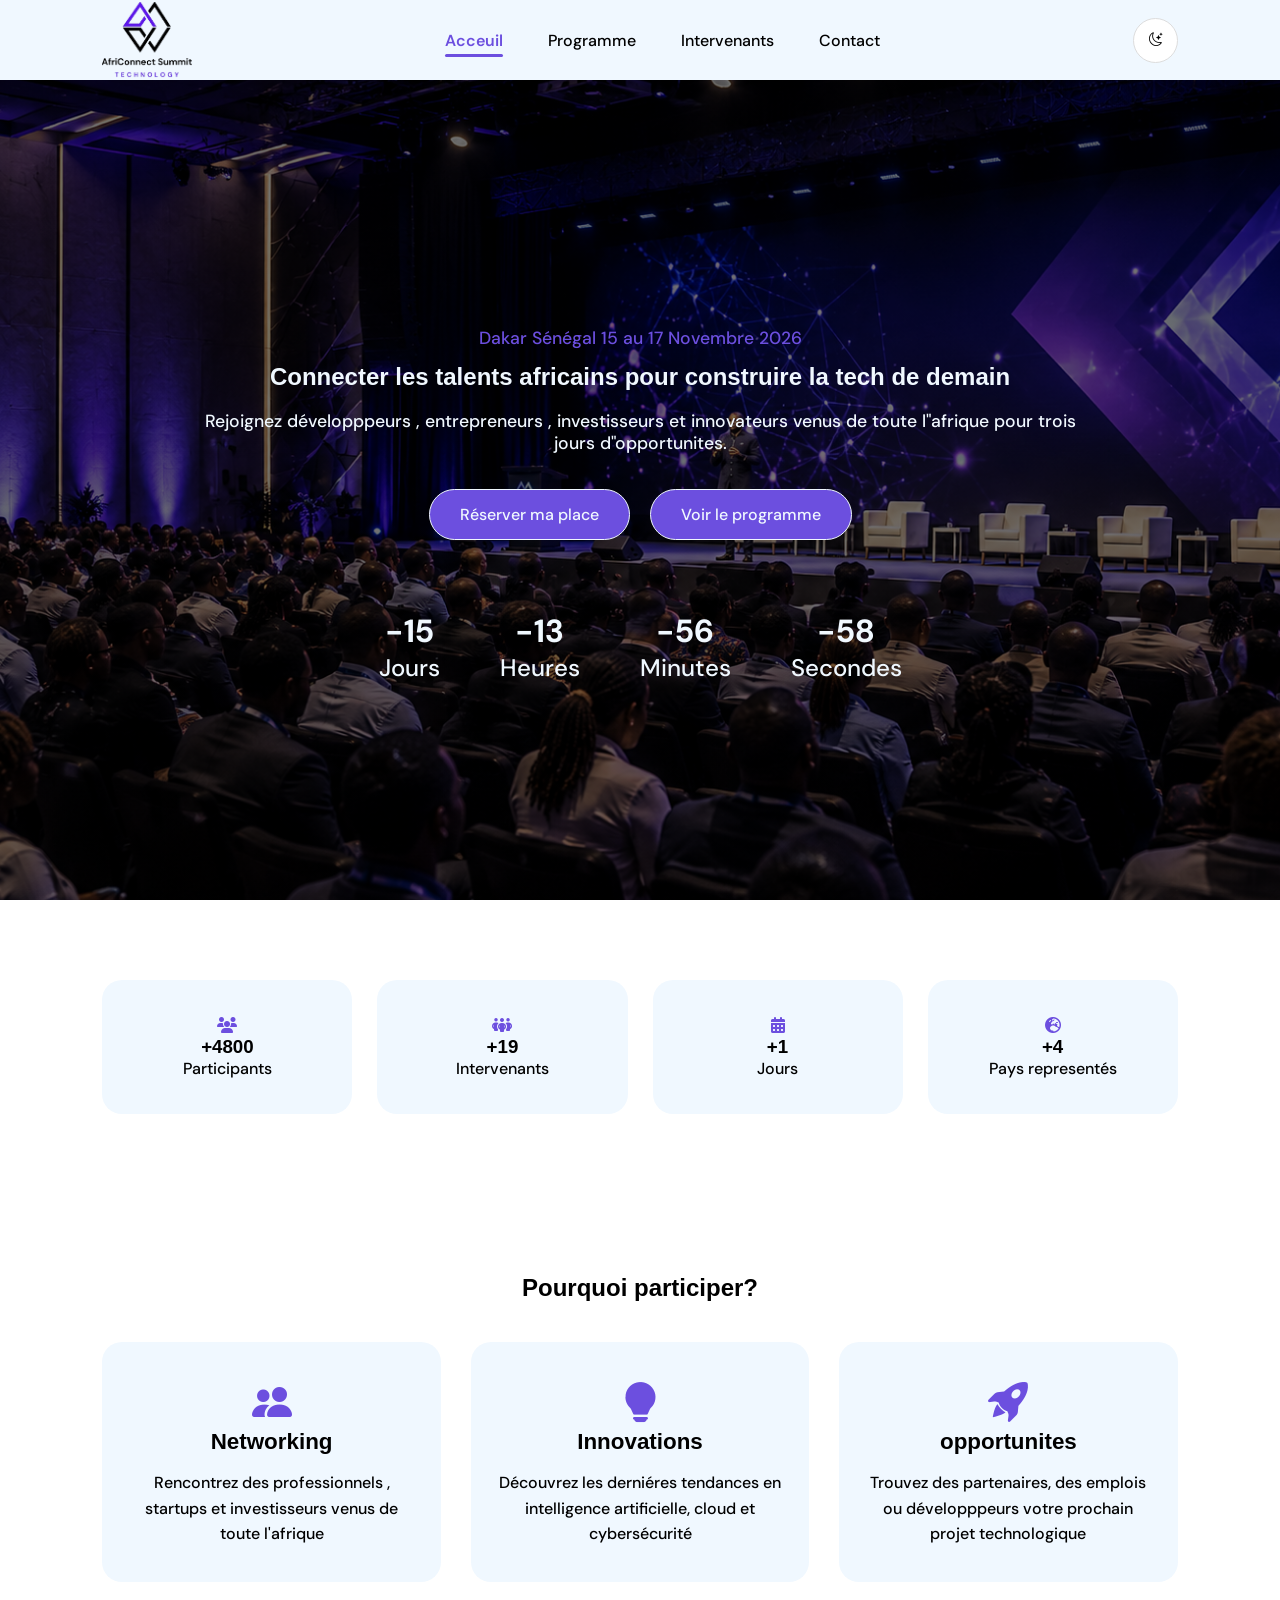
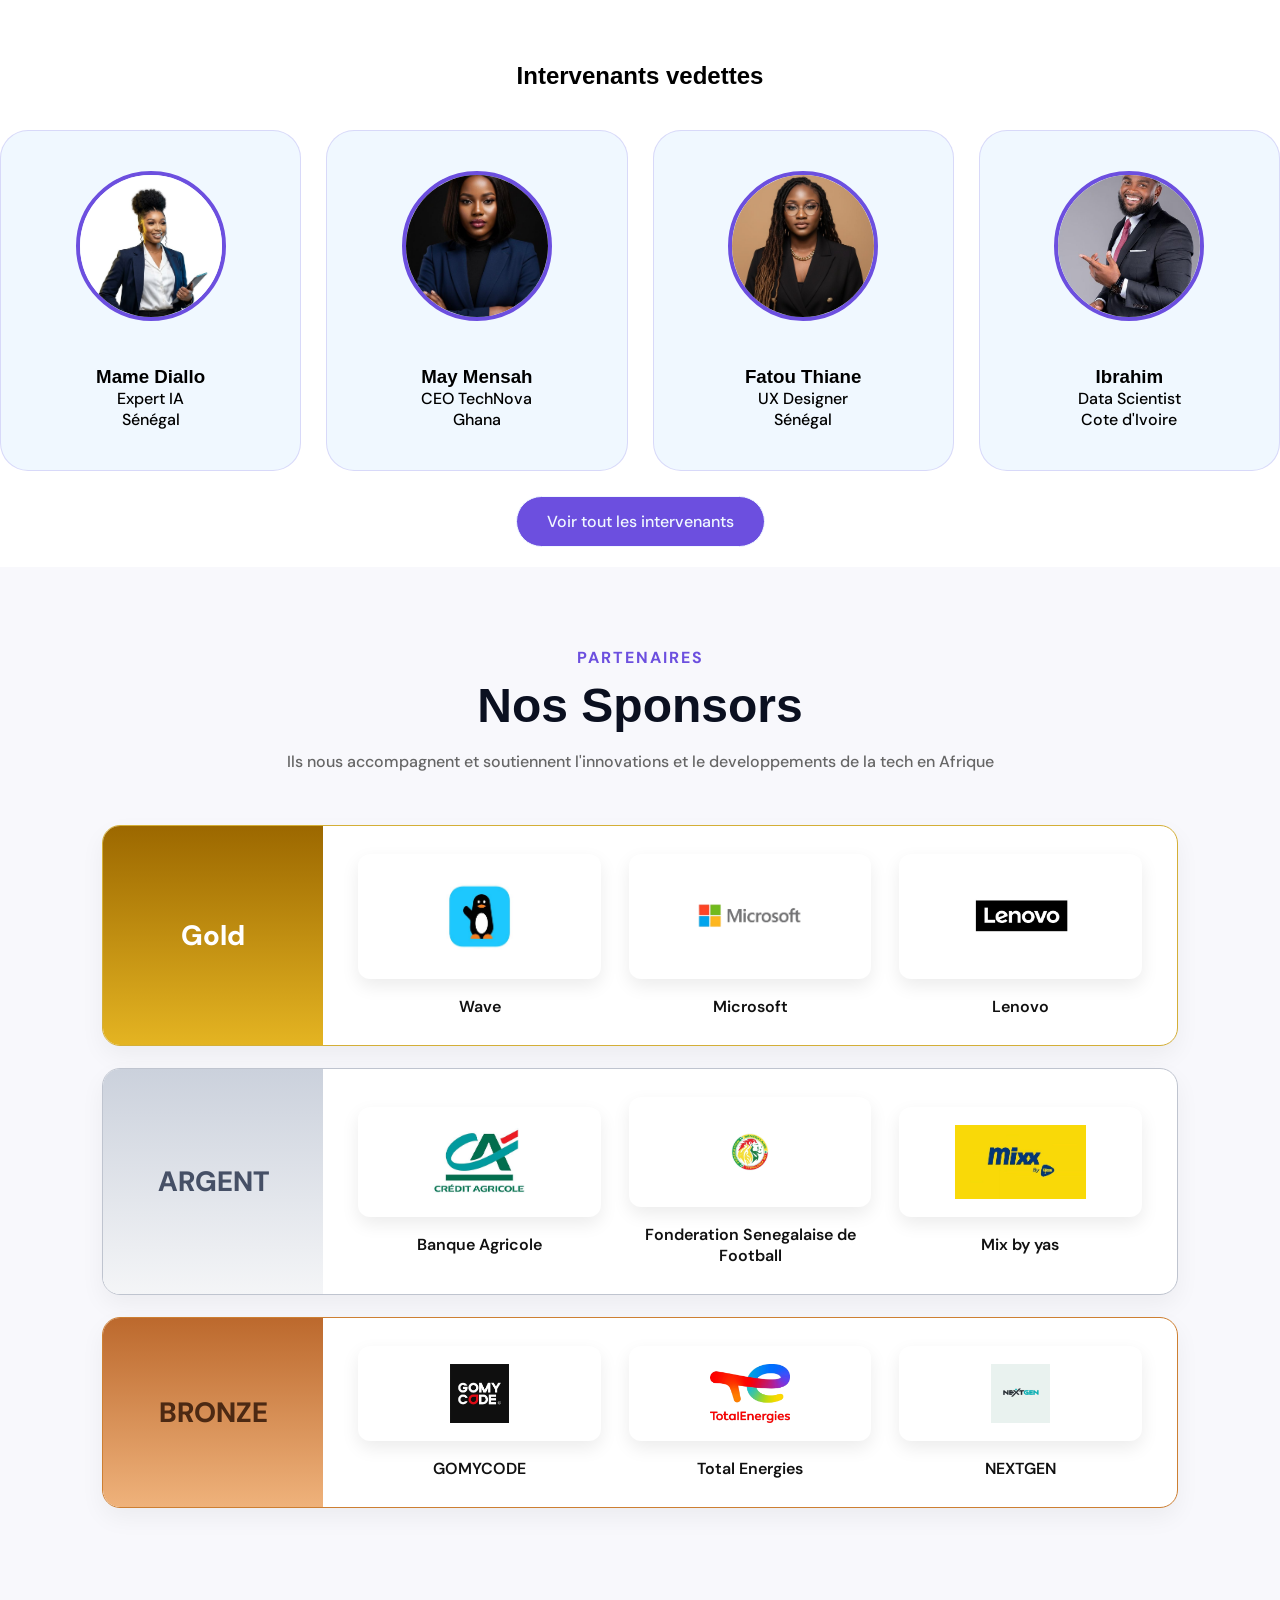
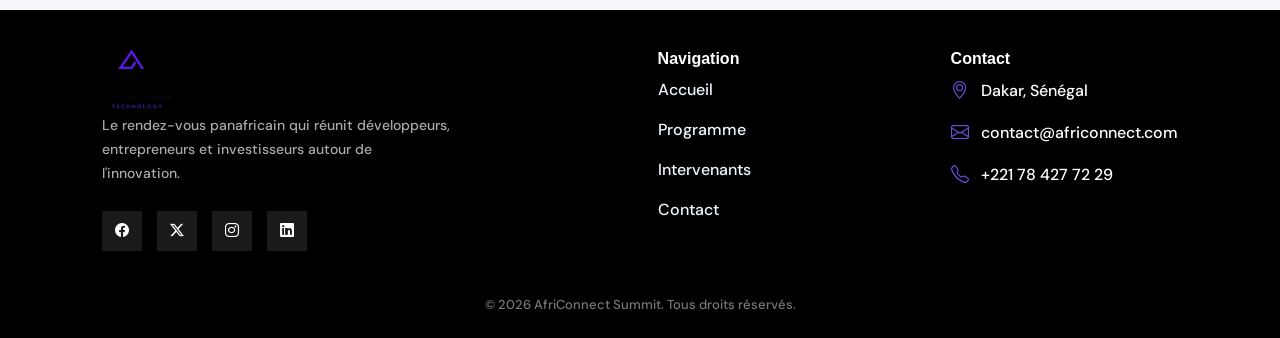
<file: index.html>
<!DOCTYPE html>
<html lang="fr">
<head>
    <meta charset="UTF-8">
    <meta name="viewport" content="width=device-width, initial-scale=1.0">
    <title>AfriConnect Summit Acueil</title>
    <link rel="stylesheet" href="https://cdnjs.cloudflare.com/ajax/libs/font-awesome/6.5.0/css/all.min.css">
    <link rel="stylesheet" href="https://cdn.jsdelivr.net/npm/bootstrap-icons@1.13.1/font/bootstrap-icons.min.css">
    <link rel="stylesheet" href="css/style.css"> 
    <link rel="preconnect" href="https://fonts.googleapis.com">
<link rel="preconnect" href="https://fonts.gstatic.com" crossorigin>
<link href="https://fonts.googleapis.com/css2?family=DM+Sans:ital,opsz,wght@0,9..40,100..1000;1,9..40,100..1000&display=swap" rel="stylesheet">
<link rel="preconnect" href="https://fonts.googleapis.com">
<link rel="preconnect" href="https://fonts.gstatic.com" crossorigin>
<link href="https://fonts.googleapis.com/css2?family=Montserrat:ital,wght@0,100..900;1,100..900&display=swap" rel="stylesheet">
</head>
<body>
    <header>
        <!-- NAVBAR -->
        <nav class="navbar">
            <a href="index.html" class="logo">
               <img src="image/logo-event-removebg-preview.png" alt="logo-event " width="70px" height="auto">
            </a>
            <ul class="nav-links">
                <li><a href="index.html" class="actif">Acceuil</a></li>
                <li><a href="programme.html">Programme</a></li>
                <li><a href="intervenants.html">Intervenants</a></li>
                <li><a href="contact.html">Contact</a></li>
            </ul>
            <div class="nav-btn">
                <button class="btn-mobile">
                    <i class="bi bi-list"></i>
                <button class="dar-mode" id="theme-toggle">
                    <i class="bi bi-moon-stars"></i>
                </button>
                </button>
            </div>
        </nav>
    </header>
    <main>
        <!-- SECTION HERO -->
        <section class="hero">
            <div class="hero-content">
                <p class="hero-subtitle ">
                    Dakar  Sénégal  15 au 17 Novembre 2026
                </p>
                <h1>
                    Connecter les talents africains pour construire la tech de demain
                </h1>
                <p class="hero-text">
                    Rejoignez développpeurs , entrepreneurs , investisseurs et innovateurs venus de toute l"afrique pour trois jours d"opportunites.
                </p>
            
            <div class="hero-button">
                <a href="contact.html" class="btnh-1">Réserver ma place </a>
                <a href="programme.html " class="btnh-2">Voir le programme</a>
            </div>
            </div>
            <div class="counteurs">
                <div class="cont-box">
<span id="jours">00</span>
<small>Jours</small>
                </div>
                    <div class="cont-box">
<span id="heures">00</span>
<small>Heures</small>
                </div>
                    <div class="cont-box">
<span id="minutes">00</span>
<small>Minutes</small>
                </div>
                    <div class="cont-box">
<span id="second">00</span>
<small>Secondes</small>
                </div>
            </div>
        </section>
        <!-- SECTION STATS -->
        <section class="stats fade-in">  </h2>
        <div class="stats-grid">
            <article class="stats-card">
                <span><i class="fa-solid fa-users"></i></span>
                <h3 class="counter" data-target="12000">0</h3>
                <p>Participants</p>
            </article>
            <article class="stats-card">
                <span><i class="fa-solid fa-people-group"></i></span>
                <h3 class="counter" data-target="48">0</h3> 
                <p>Intervenants</p>
                
            </article>
            <article class="stats-card">
                <span><i class="fa-solid fa-calendar-days"></i></span>
                <h3 class="counter" data-target="3">0</h3>
                <p>Jours</p>
            </article>
            <article class="stats-card">
                <span><i class="fa-solid fa-earth-europe"></i></span>
                <h3 class="counter" data-target="12">0</h3>
                <p>Pays representés</p> 
            </article>
        </div>
        </section>
        <!-- SECTION RAISON -->

        <section class="raisons slide-in">
            <h2>Pourquoi participer?</h2>
            <div class="raisons-container">
                <article class="raisons-card">
                    <i class="bi bi-people-fill"></i>
                    <h3>Networking</h3>
                    <p>
                        Rencontrez des professionnels , startups et investisseurs venus de toute l'afrique
                    </p>
                </article>
                <article class="raisons-card">
                    <i class="bi bi-lightbulb-fill"></i>
                    <h3>Innovations</h3>
                    <p>
                   Découvrez les derniéres tendances en intelligence artificielle, cloud et cybersécurité
                    </p>
                </article>
                <article class="raisons-card">
                    <i class="bi bi-rocket-takeoff-fill"></i>
                    <h3>opportunites</h3>
                    <p>
                    Trouvez des partenaires, des emplois ou développpeurs votre prochain projet technologique
                    </p>
                </article>
            </div>
        </section>
        <!-- SECTION VEDETTE -->

        <section class="vedette">
            <h2>Intervenants vedettes</h2>
            <div class="vedette-grid zoom-in">
                <article class="vedette-card">
                    <img src="image/profil-f.jpg" alt="profil-vedette">
                    <h3>Mame Diallo</h3>
                    <p>Expert IA</p>
                    <span>Sénégal</span>
                </article>
                 <article class="vedette-card">
                    <img src="image/profil-f2.jpg" alt="profil-vedette">
                    <h3>May Mensah</h3>
                    <p>CEO TechNova</p>
                    <span>Ghana</span>
                </article>
                 <article class="vedette-card">
                    <img src="image/profil-f3.jpg" alt="profil-vedette">
                    <h3>Fatou Thiane</h3>
                    <p>UX Designer</p>
                    <span>Sénégal</span>
                </article>
                 <article class="vedette-card">
                    <img src="image/profil-m.jpg" alt="profil-vedette">
                    <h3>Ibrahim</h3>
                    <p>Data Scientist</p>
                    <span>Cote d'Ivoire</span>
                </article>
            </div>
            <a href="intervenants.html" class="btn-vedette">Voir tout les intervenants</a>
        </section>
        <!-- SECTION SPONSORS -->

        <section class="sponsors">
            <div class="sponsors-title2">
                <p>Partenaires</p>
 <h2>Nos Sponsors</h2>
 <span>
    Ils nous accompagnent et soutiennent l'innovations et le developpements de la tech en Afrique
 </span>
            </div>
           
            <div class="sponsors-container ">
                <div class="sponsors-niveau or slide-in">
                    

                    <div class="niveau-titre "> Gold</div>
                    <div class="sponsors-grid">
                        <div class="sponsors-card">
                    <img src="image/SPONSOR1.jpg" alt="logo-wave">
                    <p>Wave</p>
                     </div>
                     <div class="sponsors-card">
                        <img src="image/Microsoft-removebg-preview.png" alt="logo-microsoft">
                        <p>Microsoft</p>
                     </div>
                      <div class="sponsors-card">
                    <img src="image/Descargar lenovo logo marca teléfono símbolo negro diseño China móvil vector ilustración.jpg" alt="logo-lenovo">
                    <p>Lenovo</p>
                </div>
                 </div>
                  </div>
                <div class="sponsors-niveau argent slide-in">

                    <div class="niveau-titre">ARGENT</div>
                    <div class="sponsors-grid">  
                     <div class="sponsors-card">  
                    <img src="image/SPONSORS (3).jpg" alt="logo-banque-agricole">
                    <p>Banque Agricole</p>
                     </div>
              <div class="sponsors-card">  
                <img src="image/Senegal-removebg-preview.png" alt="logo-fsf">
                <p>Fonderation Senegalaise de Football</p>
              </div>

                     <div class="sponsors-card">  
                    <img src="image/SPONSORS (2).jpg" alt="mix by yas">
                    <p>Mix by yas</p>
                </div>
                 </div>
                  </div>
                <div class="sponsors-niveau bronze slide-in">
                    <div class="niveau-titre"> BRONZE</div>
                      <div class="sponsors-grid"> 
                        <div class="sponsors-card">  
                    <img src="image/télécharger (19).jpg" alt="logo-gomycode">
                    <p>GOMYCODE</p>
                    </div>
                     <div class="sponsors-card">
                        <img src="image/L_Aventure_Peugeot-removebg-preview.png" alt="logo-total">
                        <p>Total Energies</p>
                     </div>
                    <div class="sponsors-card">  
                    <img src="image/Download Free Vectors, Images, Photos & Videos _ Vecteezy.jpg" alt="logo-nextgen">
                    <p>NEXTGEN</p>
                </div>
            </div>
            </div>
        </section>
    </main>
    <!-- FOOTER -->

  <footer class="footer fade-in">

    <div class="footer-container">
        <div class="footer-brand">

            <img src="image/logo-event-removebg-preview.png" alt="Logo AfriConnect Summit">
            <p>
                Le rendez-vous panafricain qui réunit développeurs,
                entrepreneurs et investisseurs autour de l'innovation.
            </p>

            <div class="social-links">

                <a href="#"><i class="bi bi-facebook"></i></a>
                <a href="#"><i class="bi bi-twitter-x"></i></a>
                <a href="#"><i class="bi bi-instagram"></i></a>
                <a href="#"><i class="bi bi-linkedin"></i></a>

            </div>

        </div>
        <div class="footer-col">

            <h4>Navigation</h4>

            <a href="index.html">Accueil</a>
            <a href="programme.html">Programme</a>
            <a href="intervenants.html">Intervenants</a>
            <a href="contact.html">Contact</a>

        </div>
        <div class="footer-contact">

            <h4>Contact</h4>

            <p><i class="bi bi-geo-alt"></i> Dakar, Sénégal</p>
            <p><i class="bi bi-envelope"></i> contact@africonnect.com</p>
            <p><i class="bi bi-telephone"></i> +221 78 427 72 29</p>
<button class="back-to-top" id="back-to-top">
    <i class="bi bi-arrow-up"></i>
  </button>
        </div>

    </div>

    <div class="footer-bottom">

        <p>
           &copy; <span id="year"></span> AfriConnect Summit.
            Tous droits réservés.
        </p>

    </div>

</footer>
     <script src="js/main.js"></script>
</body>
</html>
</file>
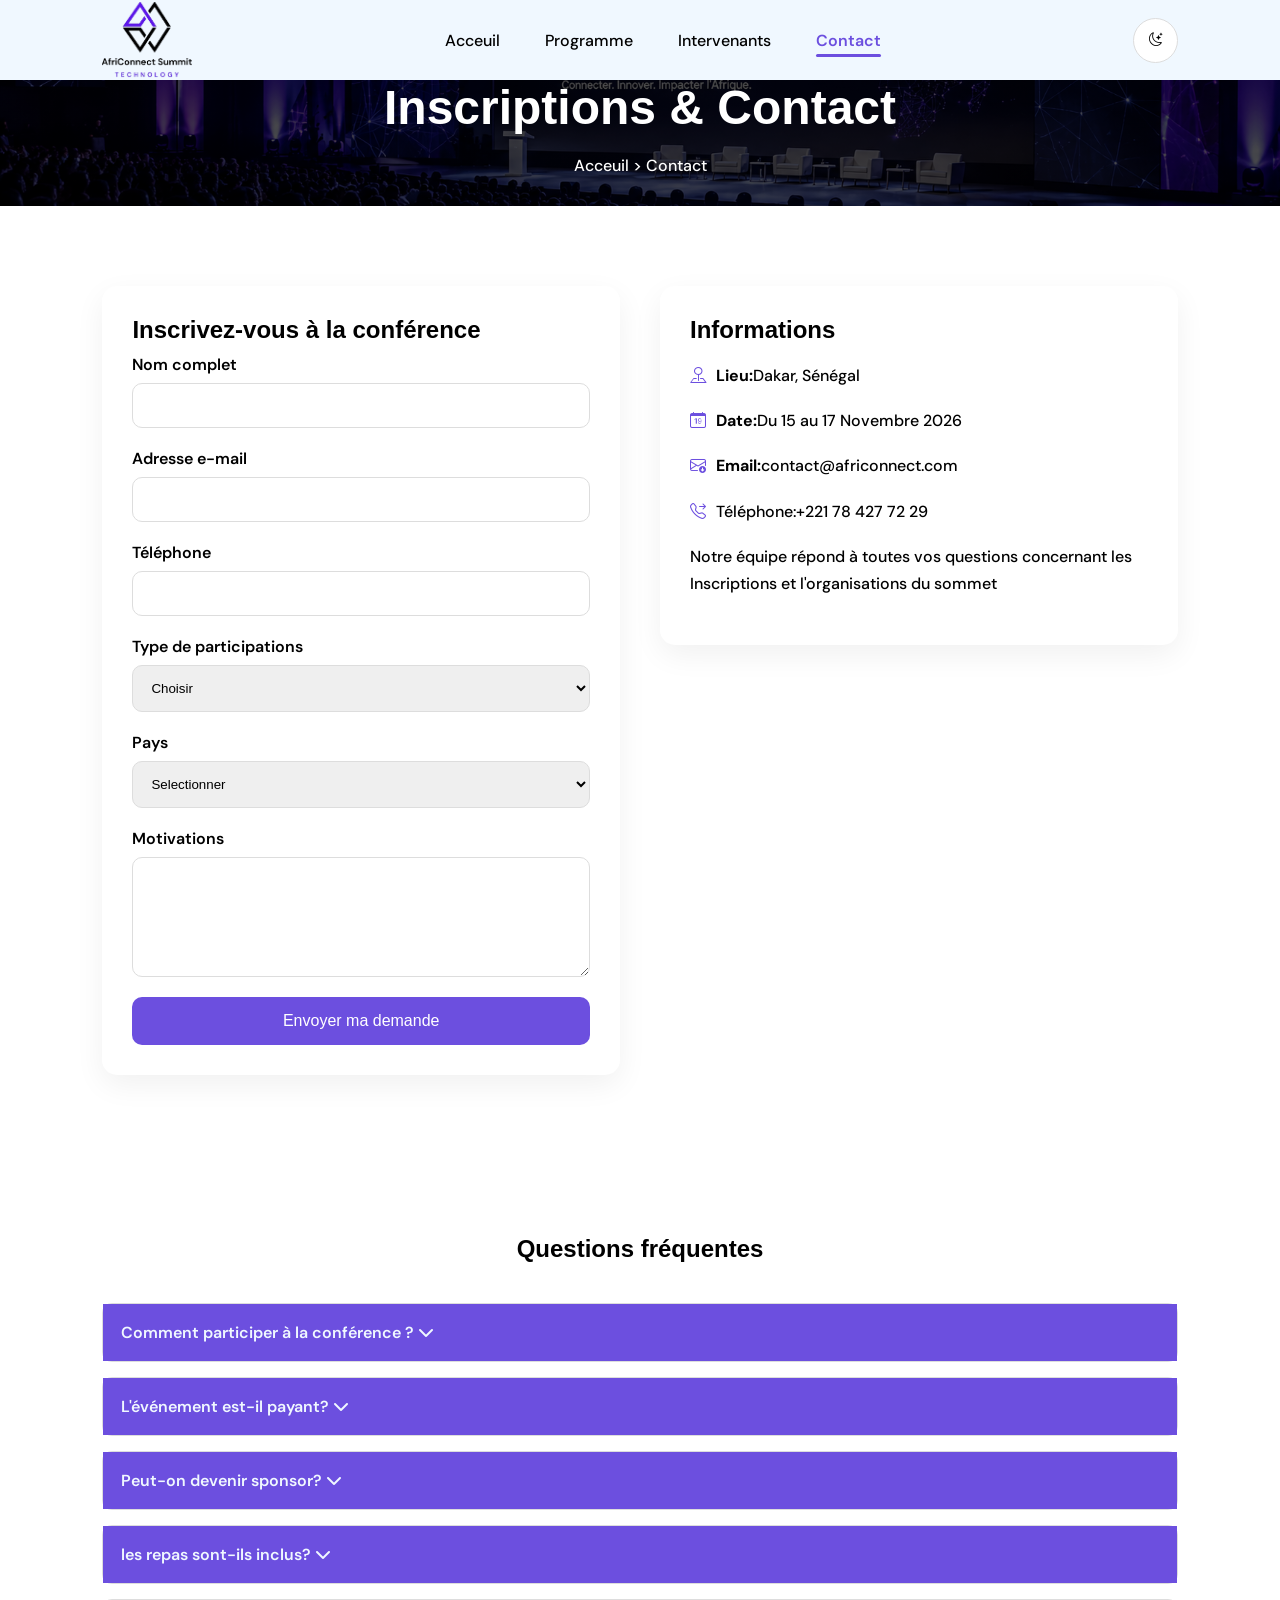
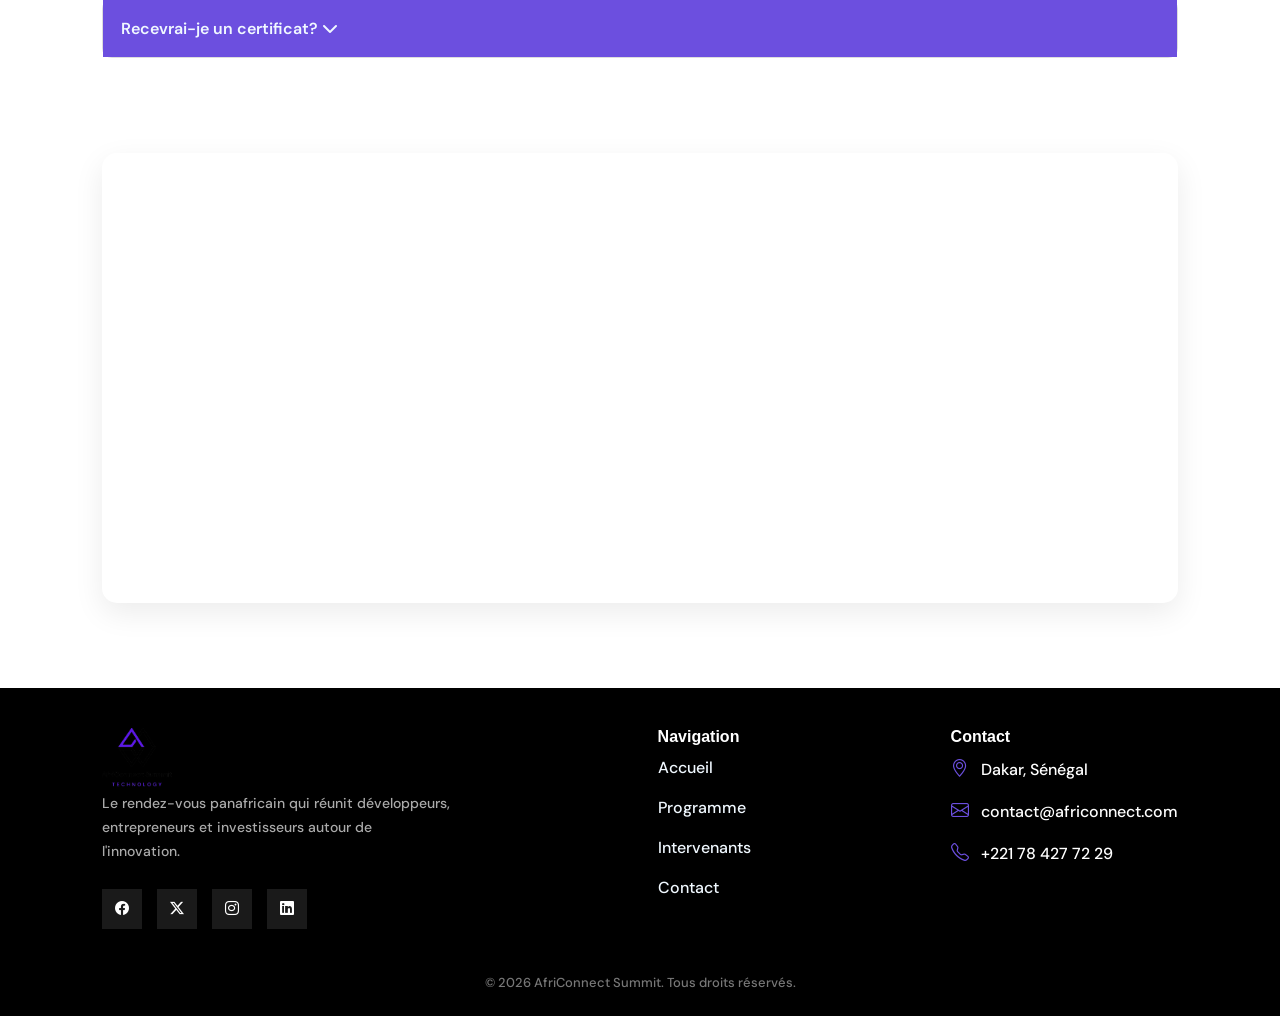
<file: contact.html>
<!DOCTYPE html>
<html lang="fr">
<head>
    <meta charset="UTF-8">
    <meta name="viewport" content="width=device-width, initial-scale=1.0">
    <title>AfriConnect Summit contact</title>
    <link rel="stylesheet" href="https://cdnjs.cloudflare.com/ajax/libs/font-awesome/6.5.0/css/all.min.css">
    <link rel="stylesheet" href="https://cdn.jsdelivr.net/npm/bootstrap-icons@1.13.1/font/bootstrap-icons.min.css">
    <link rel="stylesheet" href="css/style.css">
<link rel="preconnect" href="https://fonts.googleapis.com">
<link rel="preconnect" href="https://fonts.gstatic.com" crossorigin>
<link href="https://fonts.googleapis.com/css2?family=DM+Sans:ital,opsz,wght@0,9..40,100..1000;1,9..40,100..1000&display=swap" rel="stylesheet">
<link rel="preconnect" href="https://fonts.googleapis.com">
<link rel="preconnect" href="https://fonts.gstatic.com" crossorigin>
<link href="https://fonts.googleapis.com/css2?family=Montserrat:ital,wght@0,100..900;1,100..900&display=swap" rel="stylesheet">
<body>
     <header>
        <!-- NAVBAR -->
        <nav class="navbar">
            <a href="index.html" class="logo">
               <img src="image/logo-event-removebg-preview.png" alt="logo-event " width="70px" height="auto">
            </a>
            <ul class="nav-links">
                <li><a href="index.html">Acceuil</a></li>
                <li><a href="programme.html">Programme</a></li>
                <li><a href="intervenants.html">Intervenants</a></li>
                <li><a href="contact.html" class="actif">Contact</a></li>
            </ul>
            <div class="nav-btn">
                <button class="dar-mode" id="theme-toggle" type="button">
                    <i class="bi bi-moon-stars"></i>
                </button>
                <button class="btn-mobile">
                    <i class="bi bi-list"></i>
                </button>
            </div>
        </nav>
    </header>
    <main>
        <!-- SECTION FIL-ARIALE -->
        <section class="hero-interne fade-in">
            <h1>Inscriptions & Contact  </h1>
            <p><a href="index.html">Acceuil</a> > Contact</p>
        </section> 
        <!-- SECTION FORM CONTACT -->

        <section class="contact zoom-in">
            <div class="contact-container">
                <div class="form">
                    <h2>Inscrivez-vous à la conférence</h2>
                    <form id="contact-form">
                        <div class="form-champ">
                            <label for="fullname">Nom complet</label>
                            <input type="text" id="fullname">
                            <small class="erreur-message"></small>
                        </div>
                        <div class="form-champ">
                            <label for="email">Adresse e-mail</label>
                            <input type="email" id="email">
                             <small class="erreur-message"></small>
                        </div>
                        <div class="form-champ">
                            <label for="phone">Téléphone </label>
                            <input type="tel" id="phone">
                             <small class="erreur-message"></small>
                        </div>
                        <div class="form-champ">
                            <label for="participations">Type de participations</label>
                            <select  id="participations">
                                <option value="">Choisir</option>
                                <option >Participants</option>
                                <option >Intervenants</option>
                                <option >Sponsor</option>
                                <option >Presse</option>
                            </select>
                             <small class="erreur-message"></small>
                        </div>
                        <div class="form-champ">
                            <label for="pays">Pays</label>
                            <select  id="pays">
                                <option value="">Selectionner</option>
                                <option >Sénégal</option>
                                 <option >Cote d'Ivoire</option>
                                  <option >Mali</option>
                                   <option >Ghana</option>
                                    <option >Nigeria</option>
                                     <option >Cameroun</option>
                                      <option >Bénin</option>
                                       <option >Togo</option>
                                        <option >RDC</option>
                                         <option >Burkina Fasso</option>
                            </select>
                             <small class="erreur-message"></small>
                        </div>
                        <div class="form-champ">
                            <label for="message">Motivations</label>
                            <textarea id="message" rows="6"></textarea>
                             <small class="erreur-message"></small>
                        </div>
                        <button type="submit">Envoyer ma demande </button>
                    </form>
                </div>
                <div class="info">
                    <h2>Informations </h2>
                    <p><strong><i class="bi bi-pin-map"></i>Lieu:</strong>Dakar, Sénégal</p>
                    <p><strong><i class="bi bi-calendar-date"></i>Date:</strong>Du 15 au 17 Novembre 2026</p>
                     <p><strong><i class="bi bi-envelope-arrow-down"></i>Email:</strong>contact@africonnect.com</p>
                      <p><i class="bi bi-telephone-forward"></i>Téléphone:</strong>+221 78 427 72 29</p>
                      <p>Notre équipe répond à toutes vos questions concernant
                        les Inscriptions et l'organisations du sommet
                      </p>
                </div>
            </div>
        </section>
        <!-- SECTION FAQ -->

        <section class="faq slide-in">
            <h2>Questions fréquentes </h2>
            <div class="faq-item">
                <input type="checkbox" id="faq1">
                <label for="faq1">Comment participer à la conférence ?
                     <i class="fa-solid fa-chevron-down"></i></label>
                <div class="faq-content">
                    <p>Completez simplement le formulaire d'inscriptions </p>
                </div>
            </div>
            <div class="faq-item">
                <input type="checkbox" id="faq2">
                <label for="faq2">L'événement est-il payant?
    <i class="fa-solid fa-chevron-down"></i>
                </label>
                <div class="faq-content">
                    <p>Certaines Sessions sont gratuites, d'autres nécessitent un pass </p>
                </div>
            </div>
            <div class="faq-item">
                <input type="checkbox" id="faq3">
                <label for="faq3">Peut-on devenir sponsor?
   <i class="fa-solid fa-chevron-down"></i></label>
                <div class="faq-content">
                    <p>Oui, contactez notre equipe pour recevoir le dossier sponsor </p>
                </div>
            </div>
            <div class="faq-item">
                <input type="checkbox" id="faq4">
                <label for="faq4">les repas sont-ils inclus?
    <i class="fa-solid fa-chevron-down"></i>
                </label>
                <div class="faq-content">
                    <p>Oui, les pauses café et les Déjeuner sont inclus </p>
                </div>
            </div>
            <div class="faq-item">
                <input type="checkbox" id="faq5">
                <label for="faq5">Recevrai-je un certificat?
  <i class="fa-solid fa-chevron-down"></i>
                </label>
                <div class="faq-content">
                    <p>Oui, tous les Participants recevront une attestations numeriques </p>
                </div>
            </div>
        </section>

        <section class="map fade-in">
            <iframe src="https://www.google.com/maps/embed?pb=!1m18!1m12!1m3!1d3859.5077246876717!2d-17.45047932524533!3d14.683855785812394!2m3!1f0!2f0!3f0!3m2!1i1024!2i768!4f13.1!3m3!1m2!1s0xec1730069a7adbf%3A0x1653c40a25074553!2spoint%20E!5e0!3m2!1sfr!2ssn!4v1783359356508!5m2!1sfr!2ssn" width="400" height="300" style="border:0;" allowfullscreen="" loading="lazy" referrerpolicy="strict-origin-when-cross-origin"></iframe>
        </section>

                      </main>
                      <!-- FOOTER -->

 <footer class="footer">

    <div class="footer-container">
        <div class="footer-brand">

            <img src="image/logo-event-removebg-preview.png" alt="Logo AfriConnect Summit">
            <p>
                Le rendez-vous panafricain qui réunit développeurs,
                entrepreneurs et investisseurs autour de l'innovation.
            </p>

            <div class="social-links">

                <a href="#"><i class="bi bi-facebook"></i></a>
                <a href="#"><i class="bi bi-twitter-x"></i></a>
                <a href="#"><i class="bi bi-instagram"></i></a>
                <a href="#"><i class="bi bi-linkedin"></i></a>

            </div>

        </div>
        <div class="footer-col">

            <h4>Navigation</h4>

            <a href="index.html">Accueil</a>
            <a href="programme.html">Programme</a>
            <a href="intervenants.html">Intervenants</a>
            <a href="contact.html">Contact</a>

        </div>
        <div class="footer-contact">

            <h4>Contact</h4>

            <p><i class="bi bi-geo-alt"></i> Dakar, Sénégal</p>
            <p><i class="bi bi-envelope"></i> contact@africonnect.com</p>
            <p><i class="bi bi-telephone"></i> +221 78 427 72 29</p>

           <button class="back-to-top" id="back-to-top">
    <i class="bi bi-arrow-up"></i>
  </button>

        </div>

    </div>

    <div class="footer-bottom">

        <p>
          &copy;    <span id="year"></span> AfriConnect Summit.
            Tous droits réservés.
        </p>

    </div>

</footer>
   <script src="js/main.js"></script>  
</body>
</html>
</file>
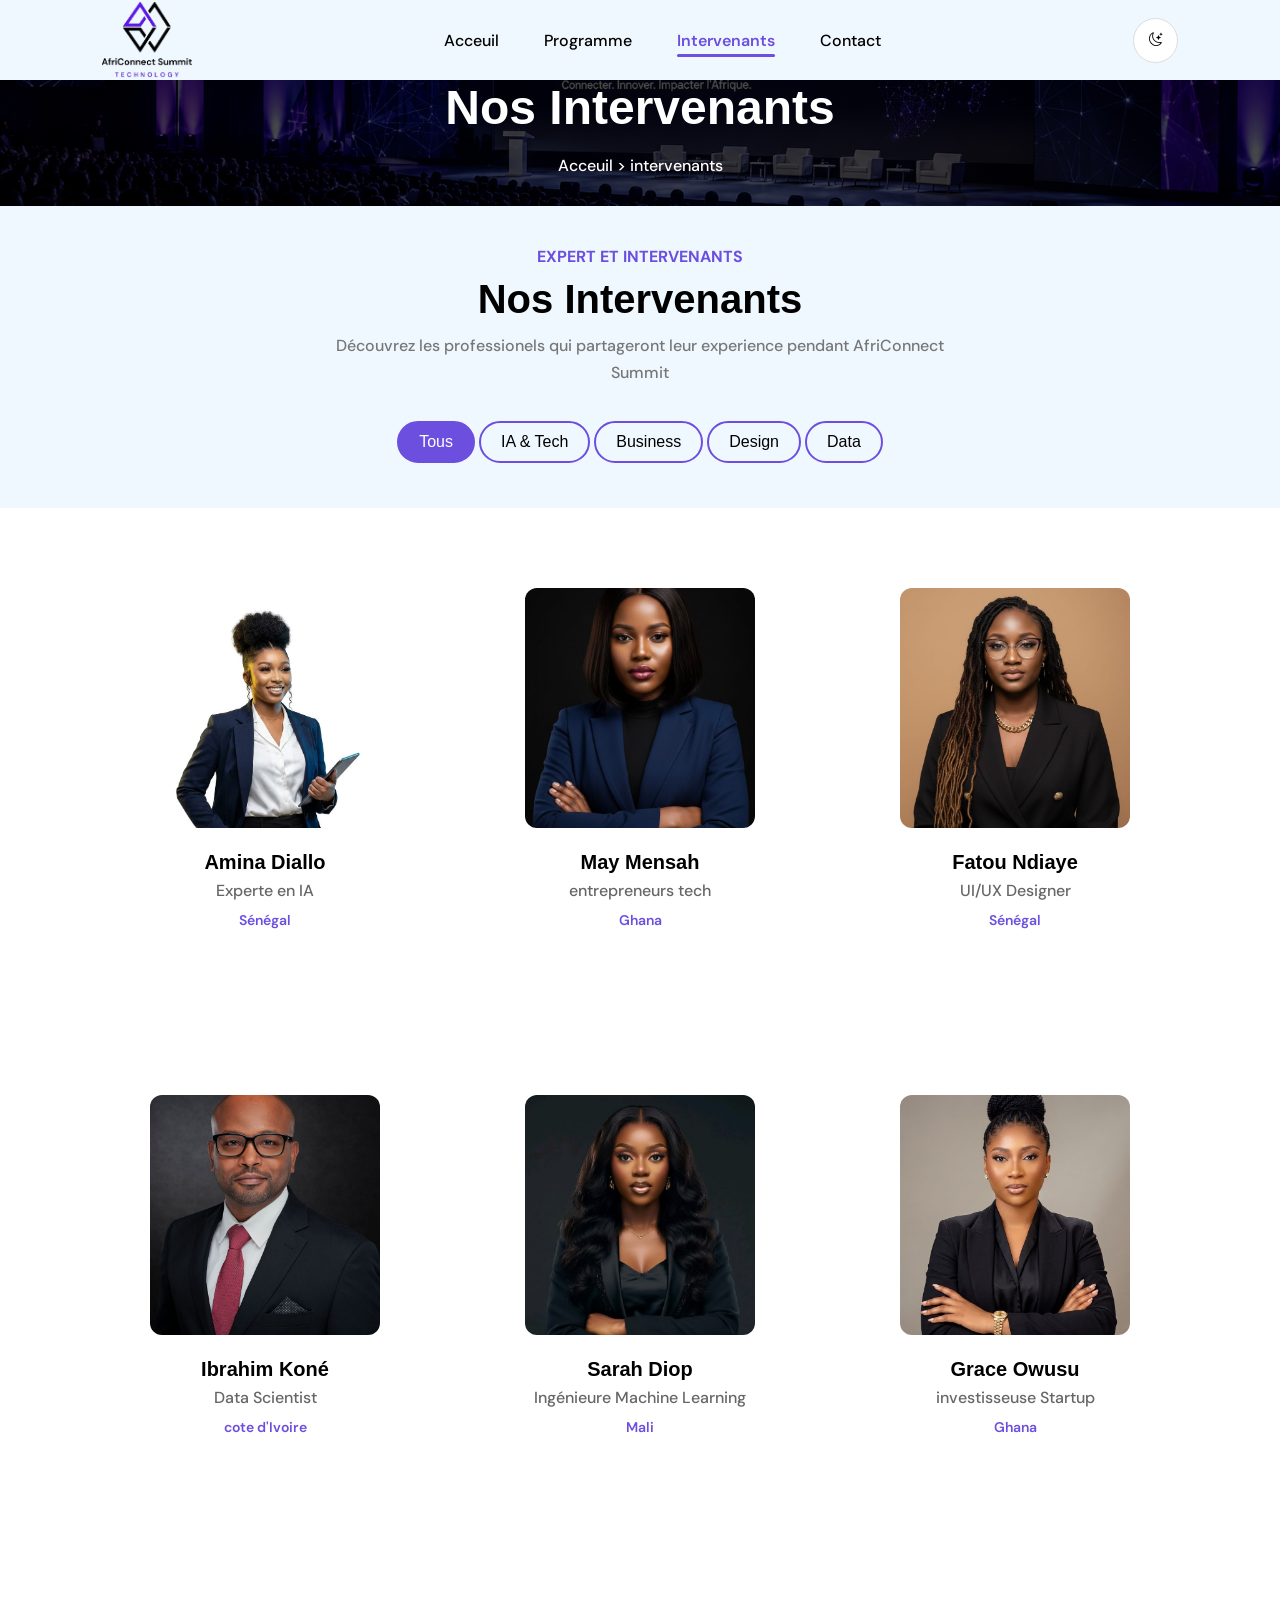
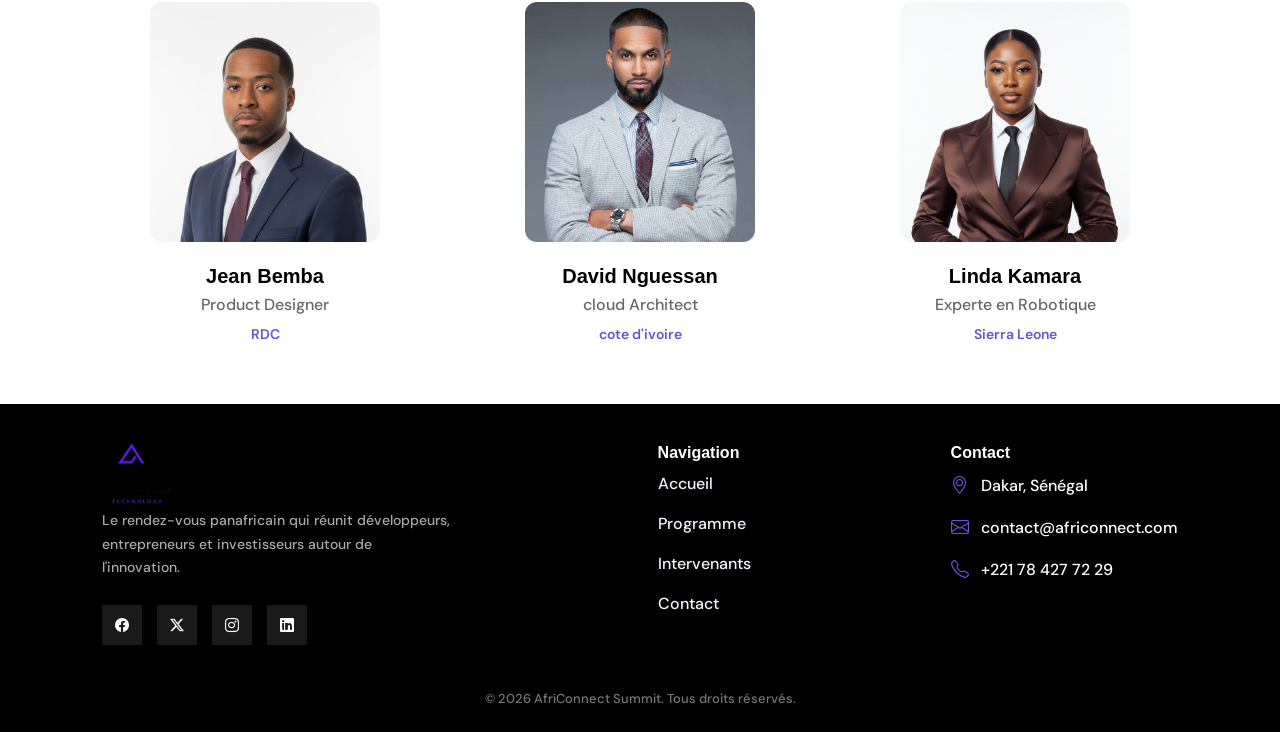
<file: intervenants.html>
<!DOCTYPE html>
<html lang="fr">
<head>
    <meta charset="UTF-8">
    <meta name="viewport" content="width=device-width, initial-scale=1.0">
    <title>AfriConnect Summit Intervenants </title>
    <link rel="stylesheet" href="https://cdnjs.cloudflare.com/ajax/libs/font-awesome/6.5.0/css/all.min.css">
    <link rel="stylesheet" href="https://cdn.jsdelivr.net/npm/bootstrap-icons@1.13.1/font/bootstrap-icons.min.css">
    <link rel="stylesheet" href="css/style.css"> 
    <link rel="preconnect" href="https://fonts.googleapis.com">
<link rel="preconnect" href="https://fonts.gstatic.com" crossorigin>
<link href="https://fonts.googleapis.com/css2?family=DM+Sans:ital,opsz,wght@0,9..40,100..1000;1,9..40,100..1000&display=swap" rel="stylesheet">
<link rel="preconnect" href="https://fonts.googleapis.com">
<link rel="preconnect" href="https://fonts.gstatic.com" crossorigin>
<link href="https://fonts.googleapis.com/css2?family=Montserrat:ital,wght@0,100..900;1,100..900&display=swap" rel="stylesheet">
</head>
<body>
    <header>
        <!-- NAVBAR -->
           <nav class="navbar">
            <a href="index.html" class="logo">
               <img src="image/logo-event-removebg-preview.png" alt="logo-event " width="70px" height="auto">
            </a>
            <ul class="nav-links">
                <li><a href="index.html">Acceuil</a></li>
                <li><a href="programme.html" >Programme</a></li>
                <li><a href="intervenants.html" class="actif">Intervenants</a></li>
                <li><a href="contact.html">Contact</a></li>
            </ul>
            <div class="nav-btn">
                <button class="dar-mode" id="theme-toggle">
                    <i class="bi bi-moon-stars"></i>
                </button>
                <button class="btn-mobile">
                    <i class="bi bi-list"></i>
                </button>
            </div>
        </nav>
    </header>
    <main>
       <!-- SECTION FIL-ARIALE -->
        <section class="hero-interne fade-in">
            <h1>Nos Intervenants </h1>
            <p><a href="index.html">Acceuil</a> > intervenants</p>
        </section> 
          <!-- SECTION  FILTRAGE VEDETTE -->
        <section class="filtre">
        
             <div class="vedette-t">
                <span>Expert et intervenants</span>
                <h2>Nos Intervenants</h2>
                <p>Découvrez les professionels qui partageront leur experience pendant AfriConnect Summit </p>
                 </div>
            <div class="filters slide-in">
                <button class="filter-btn active" data-filter="Tous">Tous</button>
                <button class="filter-btn" data-filter="ia">IA & Tech  </button>
                <button class="filter-btn " data-filter="business">Business  </button>
                <button class="filter-btn" data-filter="design">Design </button>
                <button class="filter-btn " data-filter="data">Data </button>
            </div>
               </section> 
               <!-- SECTION CARD VEDETTE  -->
            <section class="card"> 
                 <div class="sec-grid ">
               <div class="sec-card zoom-in" data-categori="ia"> 
                    <img src="image/profil-f.jpg" alt="profil-vedette">
                    <h3>Amina Diallo</h3>
                    <p>Experte en IA</p>
                    <span>Sénégal</span>
                 </div>
               <div class="sec-card zoom-in" data-categori="business"> 
                    <img src="image/profil-f2.jpg" alt="">
                    <h3>May Mensah</h3>
                    <p>entrepreneurs tech</p>
                    <span>Ghana </span>
               </div>
                <div class="sec-card zoom-in" data-categori="design"> 
                    <img src="image/profil-f3.jpg" alt="profil-vedette">
                    <h3>Fatou Ndiaye</h3>
                    <p>UI/UX Designer</p>
                    <span>Sénégal </span>
                 </div>
               <div class="sec-card zoom-in" data-categori="data"> 
                    <img src="image/profil-m5.jpg" alt="profil-vedette">
                    <h3>Ibrahim Koné</h3>
                    <p>Data Scientist</p>
                    <span>cote d'Ivoire </span>
                </div>
            <div class="sec-card zoom-in" data-categori="ia"> 
                    <img src="image/profil-f6.jpg" alt="profil-vedette">
                    <h3>Sarah Diop</h3>
                    <p>Ingénieure Machine Learning </p>
                    <span>Mali</span>
                 </div>
               <div class="sec-card zoom-in" data-categori="business"> 
                    <img src="image/profil-f5.jpg" alt="profil-vedette">
                    <h3>Grace Owusu</h3>
                    <p>investisseuse Startup</p>
                    <span>Ghana </span>
             </div>
              <div class="sec-card zoom-in" data-categori="design">
                    <img src="image/profil-m4.jpg" alt="profil-vedette">
                    <h3>Jean Bemba </h3>
                    <p>Product Designer</p>
                    <span>RDC</span>
                 </div>
             <div class="sec-card zoom-in" data-categori="data"> 
                    <img src="image/profil-m3.jpg" alt="profil-vedette">
                    <h3>David Nguessan </h3>
                    <p> cloud Architect</p>
                    <span>cote d'ivoire </span>
             </div>
                <div class="sec-card zoom-in" data-categori="ia"> 
                    <img src="image/profil-f7.jpg" alt="profil-vedette">
                    <h3>Linda Kamara </h3>
                    <p>Experte en Robotique</p>
                    <span>Sierra Leone </span>
                </div>
            </div>
        </section>
                 </main>
<!-- FOOTER -->
  <footer class="footer">

    <div class="footer-container">
        <div class="footer-brand">

            <img src="image/logo-event-removebg-preview.png" alt="Logo AfriConnect Summit">
            <p>
                Le rendez-vous panafricain qui réunit développeurs,
                entrepreneurs et investisseurs autour de l'innovation.
            </p>

            <div class="social-links">

                <a href="#"><i class="bi bi-facebook"></i></a>
                <a href="#"><i class="bi bi-twitter-x"></i></a>
                <a href="#"><i class="bi bi-instagram"></i></a>
                <a href="#"><i class="bi bi-linkedin"></i></a>

            </div>

        </div>
        <div class="footer-col">

            <h4>Navigation</h4>

            <a href="index.html">Accueil</a>
            <a href="programme.html">Programme</a>
            <a href="intervenants.html">Intervenants</a>
            <a href="contact.html">Contact</a>

        </div>
        <div class="footer-contact">

            <h4>Contact</h4>

            <p><i class="bi bi-geo-alt"></i> Dakar, Sénégal</p>
            <p><i class="bi bi-envelope"></i> contact@africonnect.com</p>
            <p><i class="bi bi-telephone"></i> +221 78 427 72 29</p>

           <button class="back-to-top" id="back-to-top">
    <i class="bi bi-arrow-up"></i>
  </button>
        </div>

    </div>

    <div class="footer-bottom">

        <p>
           &copy;   <span id="year"></span> AfriConnect Summit.
            Tous droits réservés.
        </p>

    </div>

</footer>

     <script src="js/main.js"></script>
</body>
</html>
</file>
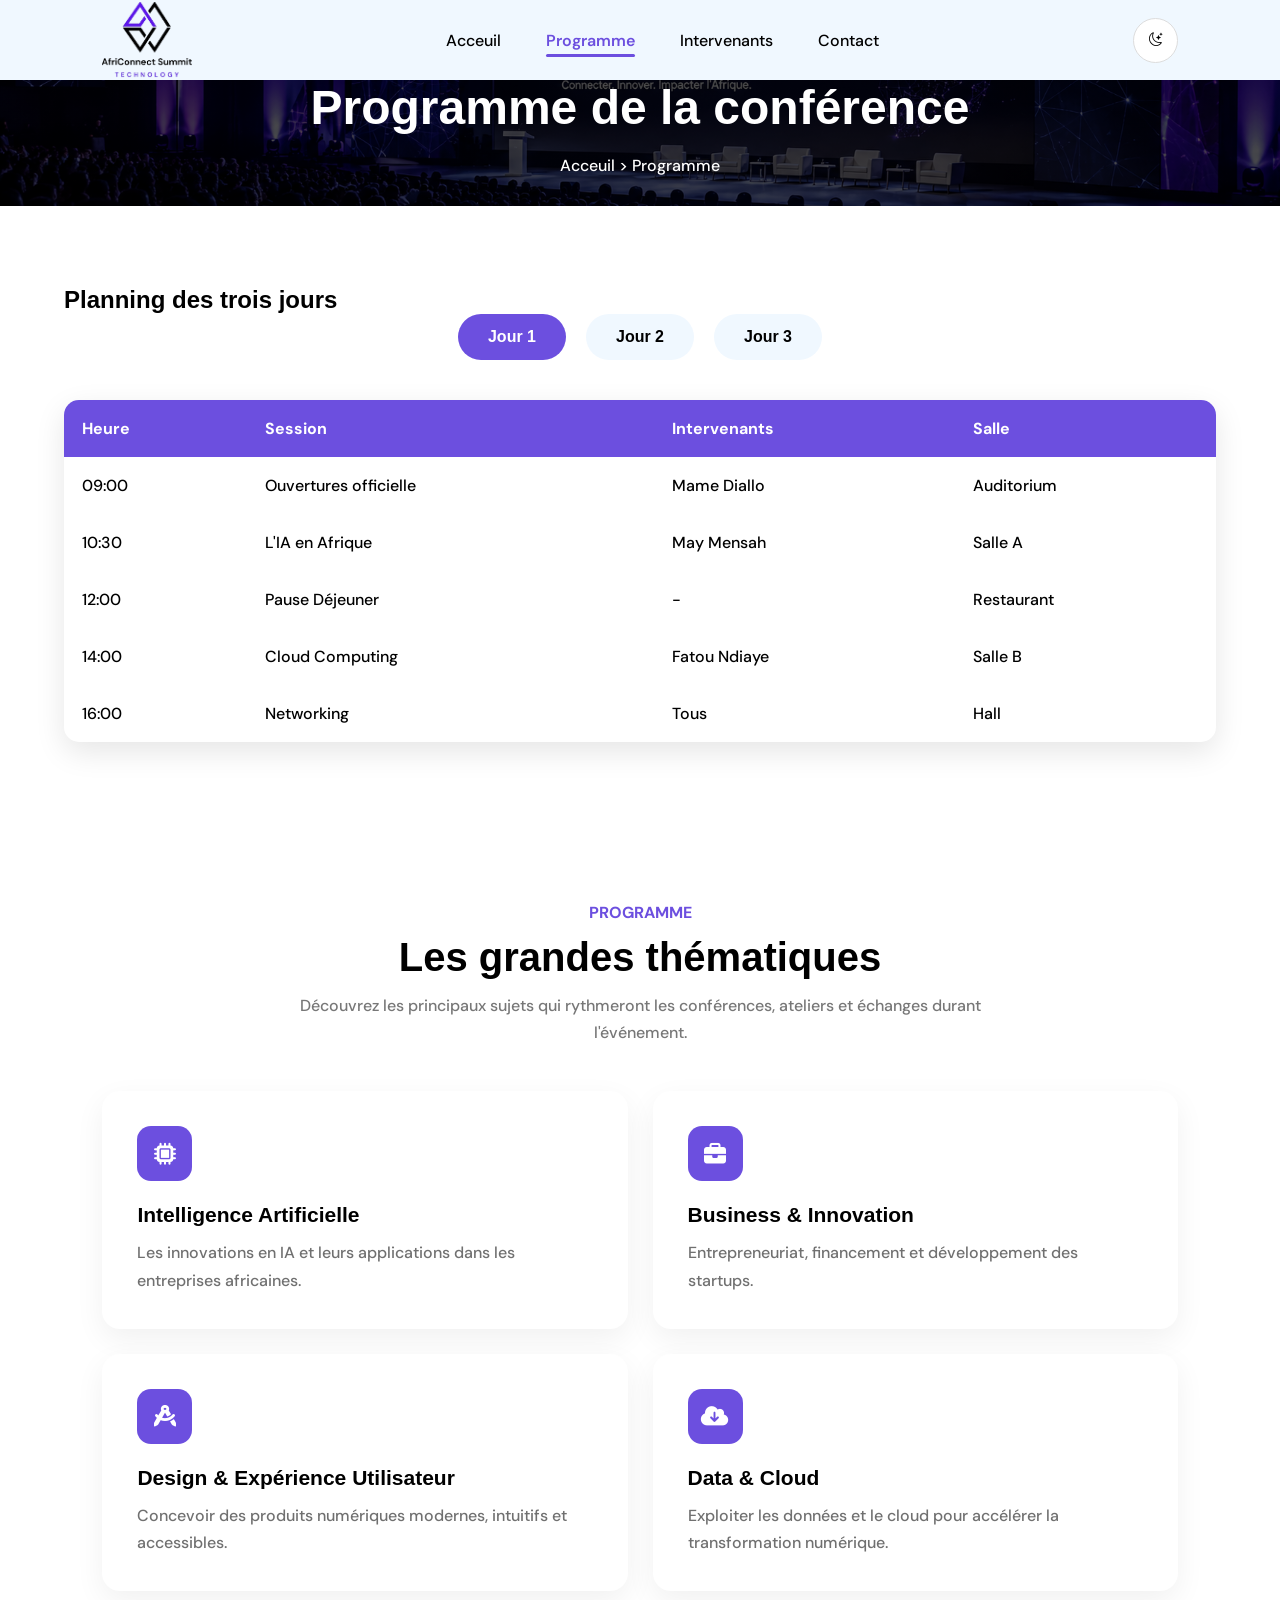
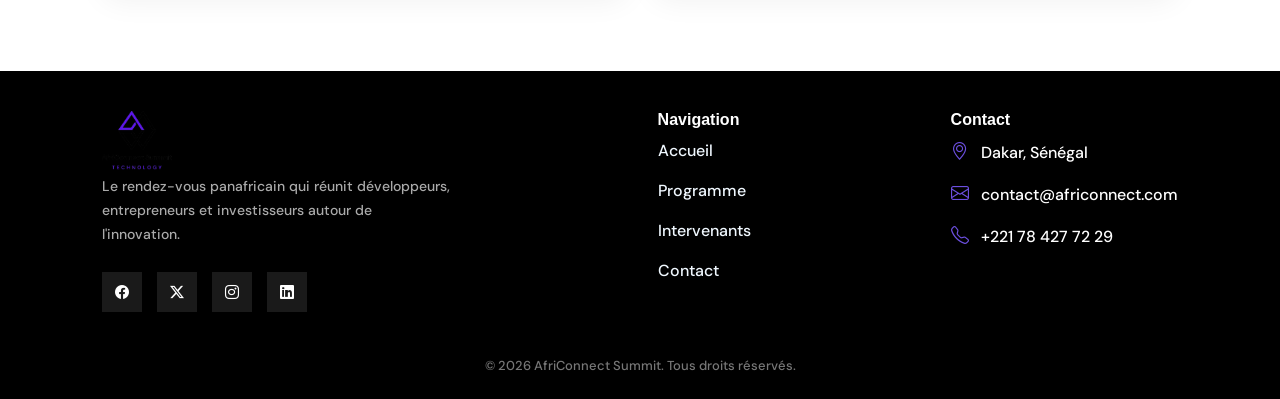
<file: programme.html>
<!DOCTYPE html>
<html lang="fr">
<head>
    <meta charset="UTF-8">
    <meta name="viewport" content="width=device-width, initial-scale=1.0">
    <title>AfriConnect Summit Programme</title>
    <link rel="stylesheet" href="https://cdnjs.cloudflare.com/ajax/libs/font-awesome/6.5.0/css/all.min.css">
    <link rel="stylesheet" href="https://cdn.jsdelivr.net/npm/bootstrap-icons@1.13.1/font/bootstrap-icons.min.css">
    <link rel="stylesheet" href="css/style.css"> 
    <link rel="preconnect" href="https://fonts.googleapis.com">
<link rel="preconnect" href="https://fonts.gstatic.com" crossorigin>
<link href="https://fonts.googleapis.com/css2?family=DM+Sans:ital,opsz,wght@0,9..40,100..1000;1,9..40,100..1000&display=swap" rel="stylesheet">
<link rel="preconnect" href="https://fonts.googleapis.com">
<link rel="preconnect" href="https://fonts.gstatic.com" crossorigin>
<link href="https://fonts.googleapis.com/css2?family=Montserrat:ital,wght@0,100..900;1,100..900&display=swap" rel="stylesheet">
</head>
<body>
     <header>
        <!-- NAVBAR -->
        <nav class="navbar">
            <a href="index.html" class="logo">
               <img src="image/logo-event-removebg-preview.png" alt="logo-event " width="70px" height="auto">
            </a>
            <ul class="nav-links">
                <li><a href="index.html">Acceuil</a></li>
                <li><a href="programme.html" class="actif">Programme</a></li>
                <li><a href="intervenants.html" >Intervenants</a></li>
                <li><a href="contact.html">Contact</a></li>
            </ul>
            <div class="nav-btn">
                <button  id="theme-toggle"  class="dar-mode">
                    <i class="bi bi-moon-stars"></i>
                </button>
                <button class="btn-mobile" >
                    <i class="bi bi-list"></i>
                </button>
            </div>
        </nav>
    </header>
    <main>
        <!-- SECTION FIL-ARIALE -->
        <section class="hero-interne zoom-in" >
            <h1>Programme de la conférence </h1>
            <p><a href="index.html">Acceuil</a> > Programme</p>
        </section>
<!-- SECTION PROGRAMME -->
        <section class="programme fade-in">
            <h2>Planning des trois jours </h2>
            <div class="tab">
                <button class="btn-tab active" data-tab="jour1">Jour 1</button>
                 <button class="btn-tab" data-tab="jour2">Jour 2</button>
                  <button class="btn-tab" data-tab="jour3">Jour 3</button>
            </div>
            <div id="jour1" class="tab-container active slide-in">
                <table>
                    <thead>
                        <tr>
                            <th>Heure</th>
                            <th>Session</th>
                            <th>Intervenants</th>
                            <th>Salle</th>
                        </tr>
                    </thead>
                    <tbody>
                        <tr>
                            <td>09:00</td>
                            <td>Ouvertures officielle</td>
                            <td>Mame Diallo</td>
                            <td>Auditorium</td>
                        </tr>
                        <tr>
                            <td>10:30</td>
                            <td>L'IA en Afrique </td>
                            <td> May Mensah</td>
                            <td>Salle A</td>
                        </tr>
                        <tr>
                            <td>12:00</td>
                            <td>Pause Déjeuner</td>
                            <td>-</td>
                            <td>Restaurant</td>
                        </tr>
                        <tr>
                            <td>14:00</td>
                            <td>Cloud Computing</td>
                            <td>Fatou Ndiaye</td>
                            <td>Salle B</td>
                        </tr>
                        <tr>
                            <td>16:00</td>
                            <td>Networking</td>
                            <td>Tous</td>
                            <td>Hall</td>
                        </tr>
                    </tbody>
                </table>
            </div>

            <div id="jour2" class="tab-container slide-in">
                <table >
                    <thead>
                        <tr>
                            <th>Heure</th>
                            <th>Session</th>
                            <th>Intervenants</th>
                            <th>Salle</th>
                        </tr>
                    </thead>
                    <tbody>
                        <tr>
                            <td>09:00</td>
                            <td>Cybersécurité</td>
                            <td>Ibrahim Koné</td>
                            <td>Salle A</td>
                        </tr>
                        <tr>
                            <td>10:30</td>
                            <td>Startup africaine</td>
                            <td> Grane Owusu</td>
                            <td>Salle B</td>
                        </tr>
                        <tr>
                            <td>12:00</td>
                            <td>Pause Déjeuner</td>
                            <td>-</td>
                            <td>Restaurant</td>
                        </tr>
                        <tr>
                            <td>14:00</td>
                            <td>UX/UI Desing</td>
                            <td>Fatou Ndiaye</td>
                            <td>Salle c</td>
                        </tr>
                        <tr>
                            <td>16:00</td>
                            <td>table ronde </td>
                            <td>Experts</td>
                            <td>Auditorium</td>
                        </tr>
                    </tbody>
                </table>
            </div>
            <div id="jour3" class="tab-container slide-in">
                <table>
                    <thead>
                        <tr>
                            <th>Heure</th>
                            <th>Session</th>
                            <th>Intervenants</th>
                            <th>Salle</th>
                        </tr>
                    </thead>
                    <tbody>
                        <tr>
                            <td>09:00</td>
                            <td>Big Data</td>
                            <td>David Nguessan</td>
                            <td>Salle A</td>
                        </tr>
                        <tr>
                            <td>10:30</td>
                            <td>Financement des startups </td>
                            <td> sarah diop</td>
                            <td>Salle B</td>
                        </tr>
                        <tr>
                            <td>12:00</td>
                            <td>Pause Déjeuner</td>
                            <td>-</td>
                            <td>Restaurant</td>
                        </tr>
                        <tr>
                            <td>14:00</td>
                            <td>conférence de Cloture</td>
                            <td>Amina Diallo</td>
                            <td>Auditorium</td>
                        </tr>
                        <tr>
                            <td>16:00</td>
                            <td>Cérémonie finale </td>
                            <td>organisations </td>
                            <td>Grande Salle</td>
                        </tr>
                    </tbody>
                </table>
            </div>
        </section>
<!-- SECTION THEME ABORDER -->
       <section class="theme">

    <div class="theme-titre">
        <span>Programme</span>
        <h2>Les grandes thématiques</h2>
        <p>
            Découvrez les principaux sujets qui rythmeront les conférences,
            ateliers et échanges durant l'événement.
        </p>
    </div>

    <div class="theme-grid zoom-in">

        <div class="theme-card rel">

            <span class="theme-icon">
                <i class="fa-solid fa-microchip"></i>
            </span>

            <h3>Intelligence Artificielle</h3>

            <p>
                Les innovations en IA et leurs applications dans les entreprises africaines.
            </p>

        </div>

        <div class="theme-card rel">

            <span class="theme-icon">
                <i class="fa-solid fa-briefcase"></i>
            </span>

            <h3>Business & Innovation</h3>

            <p>
                Entrepreneuriat, financement et développement des startups.
            </p>

        </div>

        <div class="theme-card rel">

            <span class="theme-icon">
                <i class="fa-solid fa-compass-drafting"></i>
            </span>

            <h3>Design & Expérience Utilisateur</h3>

            <p>
                Concevoir des produits numériques modernes, intuitifs et accessibles.
            </p>

        </div>

        <div class="theme-card rel">

            <span class="theme-icon">
                <i class="fa-solid fa-cloud-arrow-down"></i>
            </span>

            <h3>Data & Cloud</h3>

            <p>
                Exploiter les données et le cloud pour accélérer la transformation numérique.
            </p>

        </div>

    </div>

</section>
         </main>
<!-- FOOTER -->
  <footer class="footer">

    <div class="footer-container">
        <div class="footer-brand">

            <img src="image/logo-event-removebg-preview.png" alt="Logo AfriConnect Summit">
            <p>
                Le rendez-vous panafricain qui réunit développeurs,
                entrepreneurs et investisseurs autour de l'innovation.
            </p>

            <div class="social-links">

                <a href="#"><i class="bi bi-facebook"></i></a>
                <a href="#"><i class="bi bi-twitter-x"></i></a>
                <a href="#"><i class="bi bi-instagram"></i></a>
                <a href="#"><i class="bi bi-linkedin"></i></a>

            </div>

        </div>
        <div class="footer-col">

            <h4>Navigation</h4>

            <a href="index.html">Accueil</a>
            <a href="programme.html">Programme</a>
            <a href="intervenants.html">Intervenants</a>
            <a href="contact.html">Contact</a>

        </div>
        <div class="footer-contact">

            <h4>Contact</h4>

            <p><i class="bi bi-geo-alt"></i> Dakar, Sénégal</p>
            <p><i class="bi bi-envelope"></i> contact@africonnect.com</p>
            <p><i class="bi bi-telephone"></i> +221 78 427 72 29</p>

           <button class="back-to-top" id="back-to-top">
    <i class="bi bi-arrow-up"></i>
  </button>
        </div>

    </div>

    <div class="footer-bottom">

        <p>
          &copy;    <span id="year"></span> AfriConnect Summit.
            Tous droits réservés.
        </p>

    </div>

</footer>

     <script src="js/main.js"></script>
</body>
</html>
</file>
<file: css/style.css>
/* RESET DE BASE */
*{
    margin: 0;
    padding: 0;
    box-sizing: border-box;
    text-decoration: none;
}

/* ROOT */
:root{
    --primary: #ffff;
    --secondary: #000;
    --tertiary: #6C4FDF;
    --quatery: #F0F8FF;
    --bg: #0f0f0f;
}
/* POLICE D'ECRITURE */
body{
    font-family: 'DM Sans';
    font-optical-sizing: auto;
    font-weight: 500;
}
h1,h2,h3,h4,h5{
    font-family: 'Monserrat', sans-serif;
}

/* NAVBAR */
.navbar{
    position: fixed;
    top: 0;
    left: 0;
    width: 100%;
    display: flex;
    justify-content: space-between;
    align-items: center;
    padding: 20px 8%;
    background-color: var(--quatery);
    height: 80px;
    z-index: 1000;
     transition: all 0.3s ease;
}
.navbar img{
    width: 90px;
    display: block;
}

.nav-links{
    display: flex;
    align-items: center;
    gap: 45px;
    list-style: none;
    transition: 0.5s;
}
.nav-links a{
    color: var(--secondary);
    font-size: 1rem ;
    position: relative;
    transition: 0.3s;
}
.nav-links a:hover{
    color: var(--tertiary);
}
.nav-links a.active{
    color: var(--tertiary);
}

.nav-links a.actif::after{
    content: "";
    position: absolute;
    left: 0;
    bottom: -6px;
    width: 100%;
    height: 3px;
    background-color: #6C4FDF;
    border-radius: 5px;
}
.nav-links a.actif{
    color: #6C4FDF;
    font-weight: 600;

}
.nav-btn{
    display: flex;
    align-items: center;
    gap: 10px;
}
.dar-mode{
width: 45px;
height: 45px;
border: 1px solid #ddd;
border-radius: 50%;
background: var(--primary);
display: flex;
justify-content: center;
align-items: center;
cursor: pointer;
transition: 0.5s;
}

.dar-mode:hover{
    background: var(--tertiary);
    color: var(--primary);
}

.btn-mobile{
    display: none;
}
/* SECTION HERO */
.hero{
    min-height: 100vh;
    display: flex;
    flex-direction: column;
    justify-content: center;
    align-items: center;
    text-align: center;
    padding: 120px 8% 50px;
   background: linear-gradient(rgba(0,0,0,.55),rgba(0,0,0,.55)), url('../image/216CCB22-CE9E-4E3B-AFE4-79F6D9ED6C25.png');
    background-size: cover;
    background-position: center;
}
.hero-content{
    max-width: 900px;
    animation: apparition 1s ease forwards;
}
.hero h1{
    font-family: 2rem;
    margin-bottom: 20px;
    line-height: 1.1;
    color: var(--quatery);
}
.hero-subtitle{
    font-size: 1.1rem;
    color: var(--tertiary);
    margin-bottom: 15px;
    margin-top: 60px;

}
.hero-text{
    font-size: 1.1rem;
    margin-bottom: 35px;
    color: var(--quatery);
    
}
.hero-button{
    display: flex;
    justify-content: center;
    gap: 20px;
}
.btnh-1,
.btnh-2{
    padding: 14px 30px ;
    border-radius: 30px;
    background-color: #6C4FDF;
    border: 1px solid var(--quatery);
    color: var(--quatery);
}
.counteurs{
    display: flex;
    gap: 20px;
    margin-top: 50px;
    color:  var(--quatery);
}
.cont-box{
    padding: 20px;
    border-radius: 15px;
    min-width: 90px;
}
.cont-box span{
    display: block;
    font-size: 2rem;
    font-weight: 700;
}
.cont-box small{
    font-size: 1.5rem;
}
@keyframes apparition {
    from {
        opacity: 0;
        transform: translateY(40px);
    }
    to {
        opacity: 1;
        transform: translateY(0);
    }
}
/* STATS */
.stats{
    padding: 80px 8%;
    text-align: center;
}
.stats h2{
    font-size: 2rem;
    margin-bottom: 40px;
}
.stats-grid{
    display: grid;
    grid-template-columns: repeat(4,1fr);
    gap: 25px;
}
.stats-card{
    padding: 35px 20px;
    background:var(--quatery);
    border-radius: 20px;
}
.stats-card i{
    color: var(--tertiary);
}
/* POURQUOI PARTICIPER */
.raisons{
    padding: 80px 8%;
    text-align: center;
}
.raisons-container{
    display: flex;
    justify-content: center;
    gap: 30px;
    margin-top: 40px;

}
.raisons-card{
    flex: 1;
    padding: 35px 25px;
    background: var(--quatery);
    border-radius: 20px;

}

.raisons-card i{
    font-size: 2.5rem;
    color: var(--tertiary);
    margin-bottom: 20px;
}
.raisons-card h3{
    margin-bottom: 15px;
    font-size: 1.4rem;
}
.raisons-card p{
    line-height: 1.6;
}
/* INTERVENANTS */
.vedette{
   text-align: center;
}
.vedette-grid{
    display: grid;
    grid-template-columns: repeat(4,1fr);
    gap: 25px;
    margin: 40px 0;
}
.vedette-card{
        background: var(--quatery);
    padding: 40px 25px;
    border-radius: 28px;
    border: 1px solid  rgba(108,79,223,0.18);
    transition: 0.3s ease;
    
}
.vedette-card:hover{
      transform: translateY(-10px);
    box-shadow: 0 25px 70px rgba(108,79,223,0.35);
}
.vedette-card img{
     border-radius: 50%;
    object-fit: cover;
    width: 150px;
    height: 150px;
    margin-bottom: 20px;
    border: 4px solid var(--tertiary);
}
.vedette-card h3{
    margin-top: 20px;
}

.btn-vedette{
    display: inline-block;
    margin-top: -20px;
    margin-bottom: 20px;
   padding: 14px 30px ;
    border-radius: 30px;
    background-color: #6C4FDF;
    border: 1px solid var(--quatery);
    color: var(--quatery);
}
/* SECTION SPONSORS */
.sponsors {
    padding: 80px 8%;
    background: #f8f8fc;
}
.sponsors-title2 {
    max-width: 750px;
    margin: 0 auto 50px;
    text-align: center;
}
.sponsors-title2 p {
    margin-bottom: 10px;
    color: var(--tertiary);
    font-weight: 700;
    letter-spacing: 2px;
    text-transform: uppercase;
}

.sponsors-title2 h2 {
    margin-bottom: 15px;
    color: #0b1020;
    font-size: 3rem;
}
.sponsors-title2 span {
    display: block;
    color: #666;
    line-height: 1.7;
}
.sponsors-container {
    max-width: 1150px;
    margin: auto;
}
.sponsors-niveau {
    display: flex;
    min-height: 190px;
    margin-bottom: 22px;
    overflow: hidden;
    border: 1px solid;
    border-radius: 18px;
    background: #fff;
    box-shadow: 0 10px 25px rgba(0, 0, 0, 0.05);
}
.niveau-titre {
    display: flex;
    flex: 0 0 220px;
    align-items: center;
    justify-content: center;
    padding: 30px;
    font-size: 28px;
    font-weight: 800;
    text-align: center;
}
.sponsors-grid {
    display: flex;
    flex: 1;
    align-items: center;
    justify-content: space-around;
    gap: 28px;
    padding: 28px 35px;
}
.sponsors-card {
    flex: 1;
    text-align: center;
}
.sponsors-card img {
    width: 100%;
    height: 110px;
    padding: 18px;
    object-fit: contain;
    border-radius: 12px;
    background: #fff;
    box-shadow: 0 7px 18px rgba(0, 0, 0, 0.08);
    transition: 0.3s;
}
.sponsors-card img:hover {
    transform: translateY(-6px);
    box-shadow: 0 14px 28px rgba(0, 0, 0, 0.12);
}
.sponsors-card p {
    margin-top: 12px;
    color: #111;
    font-weight: 600;
}
.or {
    border-color: #d4af37;
}
.or .niveau-titre {
    color: #fff;
    background: linear-gradient( #9c6800, #e4b422);
}
.or .sponsors-card img {
    height: 125px;
}
.argent {
    border-color: #bfc4cf;
}
.argent .niveau-titre {
    color: #465066;
    background: linear-gradient( #cbd1dc, #f4f5f7);
}
.argent .sponsors-card img {
    height: 110px;
}
.bronze {
    border-color: #cd7f32;
}
.bronze .niveau-titre {
    color: #4c2913;
    background: linear-gradient( #bc692d, #efb27b);
}
.bronze .sponsors-card img {
    height: 95px;
}


/* FOOTER */

.footer {

    background: var(--secondary);
    color: var(--primary);
    padding: 40px 8% 25px;
    
}
.footer-container{
    display: flex;
    justify-content: space-between;
    align-items: flex-start;
    gap: 200px;
   
}

footer img{
   width: 70px;
   height: auto;
   object-fit: cover;
}
.footer-brand h2{
    margin: 10px ;
    font-size: 20px;
}

.footer-brand p {
    color: #aaa;
    line-height: 1.7;
    max-width: 350px;
    font-size: 14px;
}

.social-links {
    display: flex;
    gap: 15px;
    margin-top: 25px;
}

.social-links a {
   width: 40px;
   height: 40px;
   display: flex;
   align-items: center;
   justify-content: center;
   background-color: #1a1a1a;
   color: var(--primary);
    text-decoration: none;
    font-size: 0.875rem;
    transition: color 0.2s;
}
.social-links a:hover{
    background: var(--tertiary);
}

.footer-brand,
.footer-col
.footer-contact{
    flex: 1;
}
.footer-contact p{
    display:flex;
    align-items: center;
    gap: 10px;
    margin-bottom: 15px;
    line-height: 1.5;
}
.footer-contact i{
    color: var(--tertiary);
    font-size: 18px;
    width: 20px;
}
.footer-contact h4{
    margin-bottom: 10px;
    text-align: start;
}
.footer-col a{
    display: block;
    color:var(--quatery);
    text-decoration: none;
    margin-bottom: 16px;
    transition: 0.5s;
    line-height: 1.5;
}
.footer-col h4{
    margin-bottom: 10px;
}
.footer-col a:hover{
    color: var(--tertiary);
}

.footer-bottom {
  
    padding-top:30px;
    margin-top: 15px;
    font-size: 0.8rem;
    color: #777;
   text-align: center;
    font-size: 13px;
}
/* HERO INTERNE */
 .hero-interne{
    min-height: 5vh;
    display: flex;
    flex-direction: column;
    justify-content: center;
    align-items: center;
    text-align: center;
    padding: 60px 20px 30px ;
    color: var(--primary);
    background: linear-gradient(rgba(0,0,0,.7),rgba(0,0,0,.7)), url('../image/pZ.png');
    background-size: cover;
    background-repeat: no-repeat;
    background-position: center;
 }

 .hero-interne h1{
    font-size: 3rem;
    margin-top: 20px;
 }
 .hero-interne p{
    font-size: 1rem;
    margin-top: 20px;
 }

 .hero-interne a{
    color: var(--primary);
    text-decoration: none;
    transition: 0.5s;
 }


 /* PROGRAMME */

 .programme{
    width: 90%;
    max-width: 1200px;
    margin: 80px auto;
 }
 .tab{
    display: flex;
    justify-content: center;
    gap: 20px;
    margin-bottom: 40px;
 }
 .btn-tab{
    padding: 14px 30px;
    border: none;
    border-radius: 50px;
    background: var(--quatery);
    color: var(--secondary);
    font-size: 1rem;
    font-weight: 600;
    cursor: pointer;
    transition: 0.5s;
 }
 .btn-tab:hover,
 .btn-tab.active{
    background: var(--tertiary);
    color: var(--primary);
 }
 .tab-container{
    display: none;
 }

 .tab-container.active{
    display: block;
 }

 table{
    width: 100%;
    border-collapse: collapse;
    overflow: hidden;
    border-radius: 15px;
    box-shadow: 0 10px 30px rgba(0,0,0,.1);
    margin-bottom: 30px;
 }
 thead{
    background: var(--tertiary);
    color: var(--primary);
 }
 th,
td{
    padding: 18px;
    text-align: left;
}
/* 
SECTION THEMATIQUES */
.theme{
    padding: 80px 8%;
    background: var(--primary);
}
.theme-titre {
    max-width: 700px;
    margin: 0 auto 45px;
    text-align: center;
}

.theme-titre span {
    color: #6c4fdf;
    font-weight: 700;
    text-transform: uppercase;
}
.theme-titre h2 {
    margin: 12px 0;
    font-size: 2.5rem;
}

.theme-titre p {
    color: #777;
    line-height: 1.7;
}
.theme-grid {
    display: grid;
    grid-template-columns: repeat(2, 1fr);
    gap: 25px;
    max-width: 1100px;
    margin: auto;
}
.theme-card {
    padding: 35px;
    background: #fff;
    border-radius: 18px;
    box-shadow: 0 10px 30px rgba(0, 0, 0, 0.06);
    transition: 0.3s;
}

.theme-icon {
    display: flex;
    align-items: center;
    justify-content: center;
    width: 55px;
    height: 55px;
    margin-bottom: 22px;
    color: #fff;
    font-size: 22px;
    background: #6c4fdf;
    border-radius: 14px;
}

.theme-card h3 {
    margin-bottom: 12px;
    font-size: 21px;
}

.theme-card p {
    color: #707070;
    line-height: 1.7;
}
/* SECTION FILTRE */


.filtre {
    text-align: center;
padding: 40px;
    background-color: var(--quatery);
}
.filtre h2{
    /* margin-top:-40px; */
    font-size: 2rem ;
    /* margin-bottom: 25px; */
    margin: 10px 0 15px;
    font-weight: 700;
}

.filter-btn {
    background: var(--quatery);
    border: 2px solid var(--tertiary);
    padding: 10px 20px;
    margin-bottom: 5px;
    border-radius: 30px;
    font-size: 16px;
    font-weight: 500;
    margin-top: -20px;
}
.filter-btn :hover,
.filter-btn.active{
     background: var(--tertiary);
    color: var(--primary);
   
} 
.filter-btn.hide{
    display: none;
}

/* SECTION VEDETTE */

.sec-carte{
    padding: 80px 8%;
    background: var(--primary);
    margin-top: 20px;
}
.vedette-t{
    max-width: 650px;
    margin: 0 auto 45px;
    text-align: center;
}
.vedette-t span{
    color: var(--tertiary);
    font-weight: 700;
    text-transform: uppercase;
}
.vedette-t h2{
    margin: 10px 0;
    font-size: 2.5rem
}
.vedette-t p {
    color: #777;
    line-height: 1.7;
}
.sec-grid{
    display: grid;
    grid-template-columns: repeat(3, 1fr);
    gap: 25px;
    max-width: 1100px;
    margin: auto;
}
.sec-card{
    padding: 60px;
    text-align: center;
    background: var(--primary);
    border-radius: 16px;
    transition: 0.3s;
    margin-top: 20px;
     transition: 0.5s;
}
.sec-card:hover{
    transform: translateY(-8px);
    box-shadow: 0 15px 35px rgba(0, 0, 0, 0.12);
}
.sec-card img{
    width: 100%;
    height: 240px;
    object-fit: cover;
    border-radius: 12px;
}
.sec-card h3{
    margin: 18px 0 6px;
    font-size: 20px;
}
.sec-card p{
    margin-bottom: 8px;
    color: #666;
}
.sec-card span{
    color: var(--tertiary);
    font-size: 14px;
    font-weight: 600;
}
.sec-card.non{
    display: none;
}

/* CONTACT */

.contact{
    padding: 80px 8%;
}
.contact-container{
    display: flex;
    gap: 40px;
    align-items: flex-start;
    flex-wrap: wrap;
}
.form,
.info{
    flex: 1;
    background: var(--primary);
    padding: 30px;
border-radius: 15px;
box-shadow: 0 10px 30px rgba(0, 0, 0, 0.06);
}
.form h2,
.info h2{
    margin-bottom: 10px;
}
.form p{
    color: #666;
    margin-bottom: 30px;
}
.form-champ{
    display: flex;
    flex-direction: column;
    margin-bottom: 20px;
}
.form-champ label{
    margin-bottom: 8px;
    font-weight: 600;
}
.form-champ input,
.form-champ select,
.form-champ textarea{
    padding: 14px;
    border: 1px solid #ddd;
    border-radius: 10px;
    outline: none;
}
.form-champ input:focus,
.form-champ select:focus,
.form-champ textarea:focus{
    border-color: var(--tertiary);
}
.form button{
    width: 100%;
    padding: 15px;
    border: none;
    border-radius: 10px;
    background: var(--tertiary);
    color: var(--primary);
    font-size: 1rem;
    cursor: pointer;
}
/* INFO */
.info p{
    margin: 18px 0;
    line-height: 1.7;
}

.info i{
    color: var(--tertiary);
    margin-right: 10px;
}
.info-text{
    margin-top: 30px;
    color: #666;
}
/* FAQ */
.faq{
    padding: 80px 8%;
}
.faq h2{
    text-align: center;
    margin-bottom: 40px;
}
.faq-item{
    margin-bottom: 15px;
    border: 1px solid #ddd;
    border-radius: 10px;
}
.faq-item input{
    display: none;
}
.faq-item i{
    transition: 0.5s;
}
.faq-item input:checked + label i{
    transform: rotate(180deg);
}
.faq-item label{
    display: block;
    padding: 18px;
    background:var(--tertiary) ;
    cursor: pointer;
    font-weight: 600;
    color: var(--quatery);
}


.faq-content{
    max-height: 0;
    overflow: hidden;
    background: var(--primary);
}
.faq-content p{
    padding: 28px;
    color: #555;
}
.faq-item input:checked ~ .faq-content{
    max-height: 150px;
    transition: 0.5s;
}

/* MAP */
.map{
    padding: 0 8% 80px ;
}

.map h2{
    text-align: center;
    margin-bottom: 38px;
}
.map iframe{
    width: 100%;
    height: 450px;
    border: none;
    border-radius: 15px;
    box-shadow: 0 10px 30px rgba(0, 0, 0, 0.08);
}

/* RESPONSIVE TABLETTE */
@media (max-width: 768px) {
  navbar{
        height: 70px;
        padding: 8px 20px;
    }
    .navbar img{
        width: 65px;
    }
    .nav-links{
        position: absolute;
        top: 70px;
        left: 0;
        display: none;
        flex-direction: column;
        width: 100%;
        padding: 15px 20px;
        gap: 0;
        background: var(--quatery);
        box-shadow: 0 10px 20px rgba(0,0,0,.12);
    }

    .nav-links.active{
        display: flex;
    }

    .nav-links li{

        width: 100%;
        list-style: none;
    }

    .nav-links a{
        display: block;
        width: 100%;
        padding: 12px;
        text-align: center;
    }

    .nav-btn{
        margin-left: auto;
        display: flex;
        align-items: center;
        gap: 8px;
    }

    .dar-mode,
    .btn-mobile{
        width: 38px;
        height: 38px;
        display: flex;
        align-items: center;
        justify-content: center;
    }

    .btn-mobile{
        border: none;
        background: transparent;
        font-size: 1.7rem;
        cursor: pointer;
    }

    .hero {
        padding: 110px 25px 50px;
    }

    .hero h1 {
        font-size: 2.5rem;
    }

    .stats-grid,
    .vedette-grid,
    .theme-grid,
    .sec-grid {
        grid-template-columns: repeat(2, 1fr);
    }

    .raisons-container {
        flex-wrap: wrap;
    }

    .raisons-card {
        flex: 1 1 45%;
    }


    .sponsors-niveau {
        flex-direction: column;
    }

    .niveau-titre {
        flex: none;
        width: 100%;
    }

    .sponsors-grid {
        flex-wrap: wrap;
    }

    .sponsors-card {
        flex: 1 1 40%;
    }

    .contact-container {
        flex-direction: column;
    }

    .form,
    .info {
        width: 100%;
    }

    .footer-container {
        flex-wrap: wrap;
        gap: 40px;
    }

    .tab {
        flex-wrap: wrap;
    }

    .tab-content {
        overflow-x: auto;
    }

    table {
        min-width: 650px;
    }
}

/* RESPONSIVE MOBILE */

@media (max-width: 480px) {

    body {
        overflow-x: hidden;
    }
    .stats,
    .raisons,
    .sponsors,
    .theme,
    .sec-carte,
    .contact,
    .faq {
        padding: 45px 15px;
    }
    .navbar {
        height: 70px;
        padding: 10px 15px;
    }

    .navbar img {
        width: 65px;
    }

    .hero {
        min-height: auto;
        padding: 100px 15px 45px;
    }

    .hero h1 {
        font-size: 2rem;
    }

    .hero-button {
        flex-direction: column;
    }
    .btnh-1,
    .btnh-2 {
        width: 100%;
    }

    .counteurs {
        flex-direction: column;
        width: 100%;
    }
    .stats-grid,
    .vedette-grid,
    .theme-grid,
    .sec-grid {
        grid-template-columns: 1fr;
    }

    .raisons-container {
        flex-direction: column;
    }
    .stats-card,
    .raisons-card,
    .vedette-card,
    .theme-card,
    .sec-card {
        width: 100%;
        margin: 0;
    }

    .sec-card {
        padding: 18px;
    }

    .sec-card img {
        height: 280px;
    }

    .sponsors-grid {
        flex-direction: column;
        padding: 20px;
    }

    .sponsors-card {
        width: 100%;
    }

    .sponsors-card img,
    .or .sponsors-card img,
    .argent .sponsors-card img,
    .bronze .sponsors-card img {
        width: 100%;
        max-width: 280px;
        height: 100px;
    }

    .programme {
        width: 100%;
        margin: 40px auto;
        padding: 0 15px;
    }

    .tab {
        display: flex;

        justify-content: flex-start;
        gap: 8px;
    }
    .tab-container{
        width: 100%;
        overflow-x: auto;
    }

    .btn-tab {
        padding: 10px 15px;
        font-size: 13px;
    }

    .tab-content {
        overflow-x: auto;
    }

    table {
        min-width: 600px;
        font-size: 13px;
    }

    th,
    td {
        padding: 10px;
        white-space: nowrap;
    }

    .filters button {
        margin: 5px;
        padding: 8px 12px;
        font-size: 13px;
    }

    .form,
    .info {
        padding: 20px;
    }

    .footer {
        padding: 40px 15px 20px;
    }

    .footer-container {
        flex-direction: column;
        gap: 30px;
    }

    .footer-brand,
    .footer-col,
    .footer-contact {
        width: 100%;
    }

    .map {
        padding: 0 15px 50px;
    }

    .map iframe {
        height: 280px;
    }
}

/* CSS DAK-MODE */

body.dark-mode{
    background: #111;
    color: #fff;
}
body.dark-mode .navbar
{
background-color: var(--bg);
color: var(--primary);

}
body.dar-mode   .btn-mobile{
    background-color: var(--primary);
}
body.dark-mode .nav-links a{
    color: #fff;
    background-color: var(--bg);
}
body.dark-mode   .filtre,
body.dark-mode   .filters button
{
background-color: var(--bg);
color: var(--primary);
}
body.dark-mode .dar-mode{
    background: #222;
    color: #fff;
    border-color: #444;
}
body.dark-mode .stats-card,
body.dark-mode .raisons-card,
body.dark-mode .vedette-card,
body.dark-mode .theme-card,
body.dark-mode .sec-card,
body.dark-mode .form,
body.dark-mode .info,
body.dark-mode .faq-content,
body.dark-mode  .vedette-t,
body.dark-mode .sponsors-niveau{
    background-color: var(--bg);
    color: #fff;
}
body.dark-mode p{
    color: #ccc;
 }

 /* NAVBAR DYNAMIQUE */
 
 .navbar.scrolled{
    background-color: rgba(225,225,225, 0.97);
    box-shadow: 0 5px 20px rgba(0, 0, 0, 0.2);
    padding: 8px 5%;
    backdrop-filter: blur(10px);
    transition: all  0.3s ease;
}

/* Bouton retour en haut */
.back-to-top{
    position: fixed;
    right: 25px;
    bottom: 25px;
    z-index: 999;
    width: 45px;
    height: 45px;
    display: flex;
    align-items: center;
    justify-content: center;
    border: none;
    border-radius: 50%;
    color: var(--primary);
    font-size: 20px;
    cursor: pointer;
    opacity: 0;
    visibility: hidden;
    transform: translateY(15px);

    box-shadow: 0 8px 20px rgba(0, 0, 0, .25);
    transition: 0.3s;
}

.back-to-top.show{
    opacity: 1;
    visibility: visible;
    transform: translateY(0);
}

.back-to-top:hover{
    transform: translateY(-4px);
}

.back-to-top i{
    line-height: 1;
}

/* Animations */
.fade-in,
.slide-in,
.zoom-in{
    opacity: 0;
    transition: opacity 0.7s ease, transform 0.7s ease;
}
.fade-in{
    transform: translateY(20px);
}
.slide-in{
    transform: translateX(-50px);
}
.zoom-in{
    transform: scale(0.9);
}
.fade-in.visible,
.slide-in.visible,
.zoom-in.visible{
    opacity: 1;
    transform: none;
}
/* MESSAGE ERREUR JS */
.erreur-message{
    color: red;
    font-size: 1rem;
}
</file>
